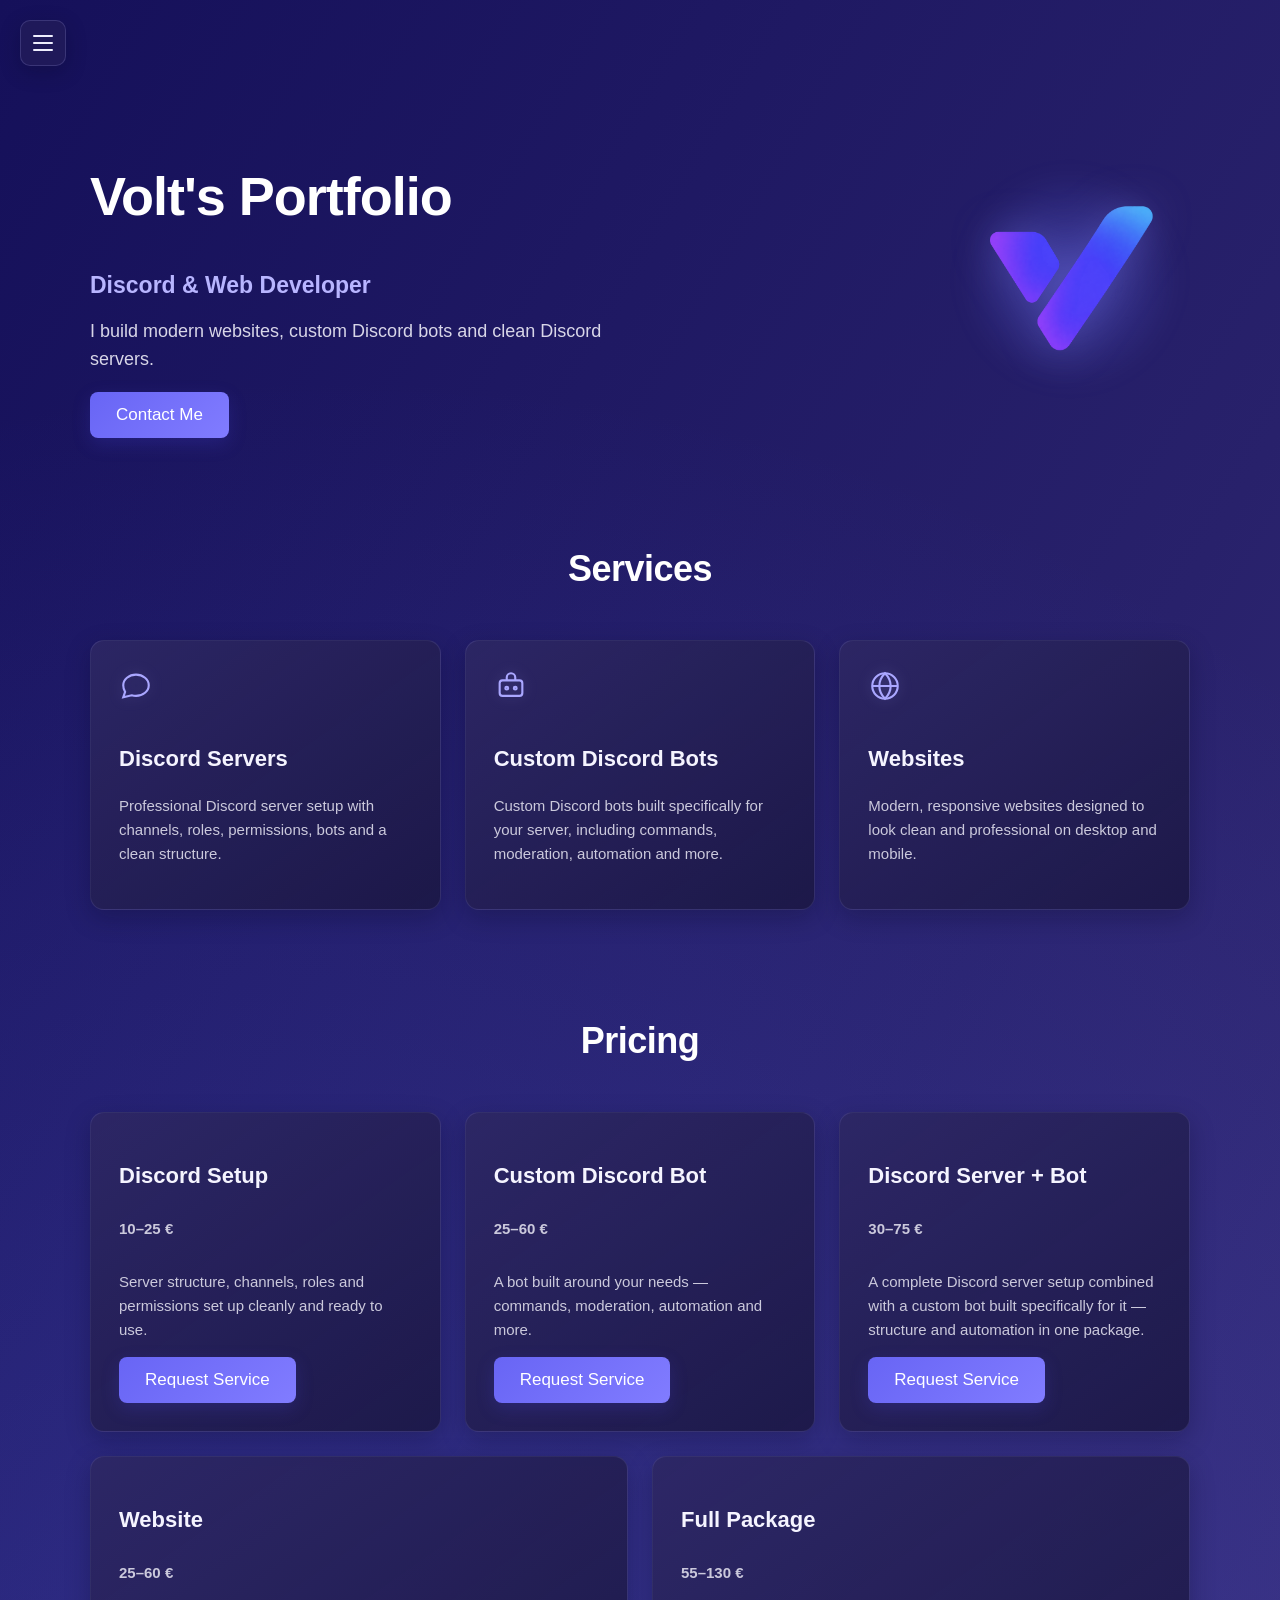
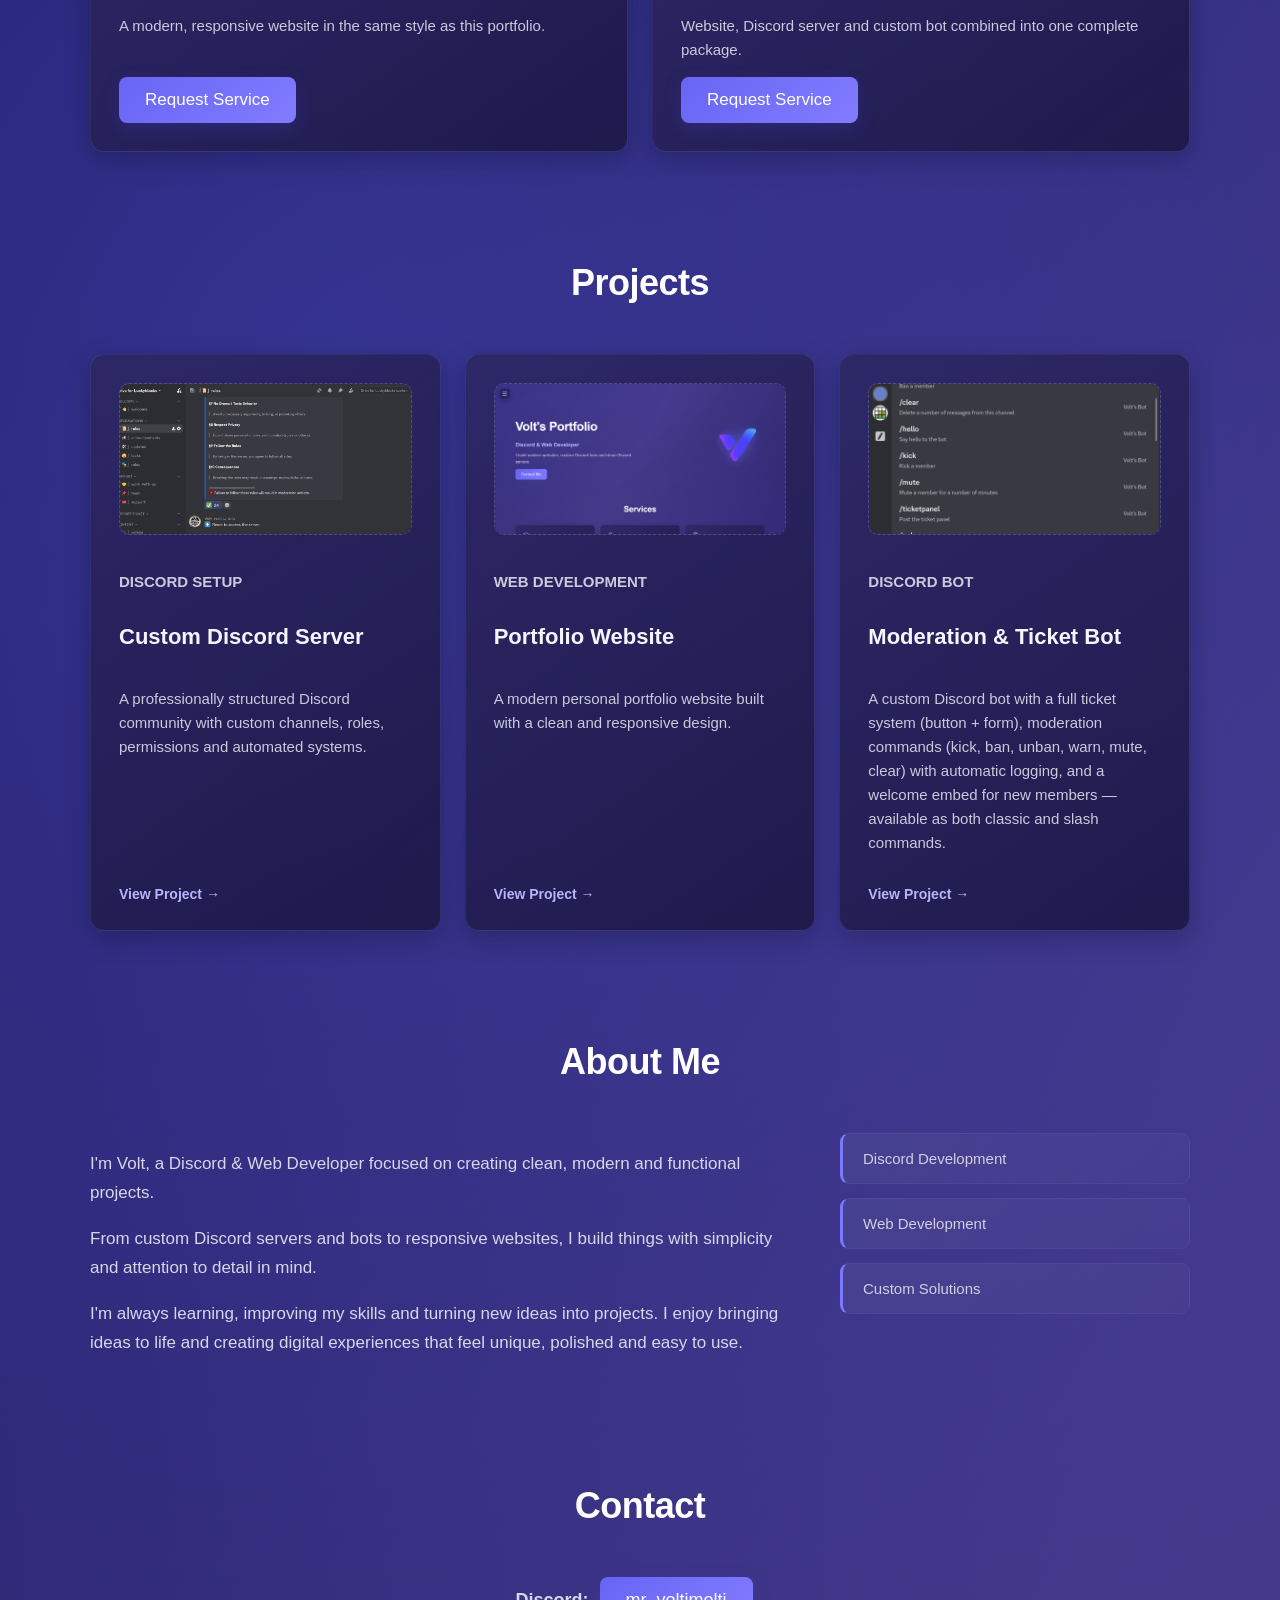
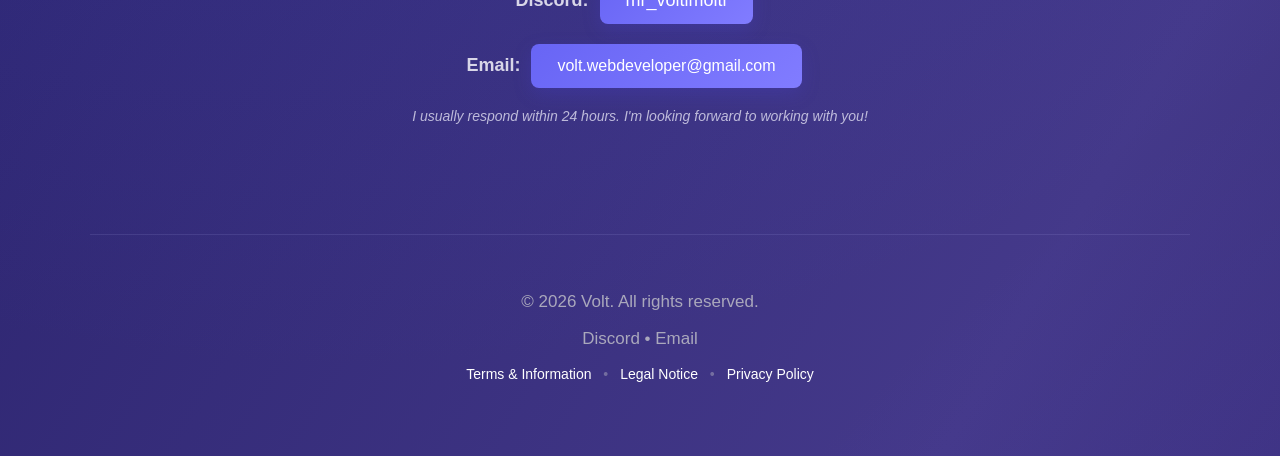
<file: index.html>
<!DOCTYPE html>
<html lang="en">

<head>

  <meta charset="UTF-8">

  <title>Volt's Portfolio</title>

  <meta
    name="description"
    content="Volt — Discord & Web Developer creating custom Discord servers, bots and modern websites."
  >

  <meta
    name="viewport"
    content="width=device-width, initial-scale=1.0"
  >

  <link
    rel="icon"
    type="image/png"
    href="logo.png"
  >

  <link
    rel="stylesheet"
    href="style.css"
  >

</head>


<body>


<!-- =========================
     MENU BUTTON
========================= -->

<button
  class="menu-button"
  id="menu-button"
  aria-label="Open menu"
  aria-expanded="false"
>

  <span></span>
  <span></span>
  <span></span>

</button>


<!-- =========================
     MENU OVERLAY
========================= -->

<div
  class="menu-overlay"
  id="menu-overlay"
></div>


<!-- =========================
     SIDE MENU
========================= -->

<nav
  class="side-menu"
  id="side-menu"
  aria-label="Main navigation"
>

  <div class="menu-header">

    <span>Volt</span>

    <button
      class="menu-close"
      id="menu-close"
      aria-label="Close menu"
      onclick="closeMenu()"
    >
      ×
    </button>

  </div>


  <div class="menu-links">

    <a href="#services">
      Services
    </a>

    <a href="#pricing">
      Pricing
    </a>

    <a href="#projects">
      Projects
    </a>

    <a href="#about">
      About
    </a>

    <a href="#contact">
      Contact
    </a>

  </div>

</nav>


<!-- =========================
     HERO
========================= -->

<section>

  <div class="hero-content">

    <div class="hero-text">

      <h1>
        Volt's Portfolio
      </h1>

      <p class="subtitle">
        Discord & Web Developer
      </p>

      <p class="description">
        I build modern websites, custom Discord bots and clean Discord servers.
      </p>

      <a
        href="#contact"
        class="btn"
      >
        Contact Me
      </a>

    </div>


    <div class="hero-visual">

      <div class="glow-orb"></div>

      <img
        src="logo.png"
        alt="Volt Logo"
        class="hero-logo"
      >

    </div>

  </div>

</section>


<!-- =========================
     SERVICES
========================= -->

<section id="services">

  <h2 class="section-heading">
    Services
  </h2>


  <div class="card-row">


    <div class="card">

      <div class="icon">

        <svg viewBox="0 0 24 24">

          <path
            d="M21 11.5c0 4.14-4.03 7.5-9 7.5-1.06 0-2.08-.15-3.02-.43L3 20l1.3-3.9C3.47 14.9 3 13.25 3 11.5 3 7.36 7.03 4 12 4s9 3.36 9 7.5z"
          />

        </svg>

      </div>


      <h3>
        Discord Servers
      </h3>


      <p>
        Professional Discord server setup with channels, roles,
        permissions, bots and a clean structure.
      </p>

    </div>


    <div class="card">

      <div class="icon">

        <svg viewBox="0 0 24 24">

          <rect
            x="4"
            y="8"
            width="16"
            height="11"
            rx="2"
          />

          <path
            d="M9 8V6a3 3 0 0 1 6 0v2"
          />

          <circle
            cx="9"
            cy="13.5"
            r="1"
          />

          <circle
            cx="15"
            cy="13.5"
            r="1"
          />

        </svg>

      </div>


      <h3>
        Custom Discord Bots
      </h3>


      <p>
        Custom Discord bots built specifically for your server,
        including commands, moderation, automation and more.
      </p>

    </div>


    <div class="card">

      <div class="icon">

        <svg viewBox="0 0 24 24">

          <circle
            cx="12"
            cy="12"
            r="9"
          />

          <path
            d="M3 12h18M12 3c2.5 2.5 4 5.5 4 9s-1.5 6.5-4 9c-2.5-2.5-4-5.5-4-9s1.5-6.5 4-9z"
          />

        </svg>

      </div>


      <h3>
        Websites
      </h3>


      <p>
        Modern, responsive websites designed to look clean and
        professional on desktop and mobile.
      </p>

    </div>

  </div>

</section>


<!-- =========================
     PRICING
========================= -->

<section id="pricing">

  <h2 class="section-heading">
    Pricing
  </h2>


  <div class="pricing-row">


    <div class="card pricing-card">

      <h3>
        Discord Setup
      </h3>

      <p class="price">
        10–25 €
      </p>

      <p>
        Server structure, channels, roles and permissions set up
        cleanly and ready to use.
      </p>

      <a
        href="#contact"
        class="btn"
      >
        Request Service
      </a>

    </div>


    <div class="card pricing-card">

      <h3>
        Custom Discord Bot
      </h3>

      <p class="price">
        25–60 €
      </p>

      <p>
        A bot built around your needs — commands, moderation,
        automation and more.
      </p>

      <a
        href="#contact"
        class="btn"
      >
        Request Service
      </a>

    </div>


    <div class="card pricing-card">

      <h3>
        Discord Server + Bot
      </h3>

      <p class="price">
        30–75 €
      </p>

      <p>
        A complete Discord server setup combined with a custom
        bot built specifically for it — structure and automation
        in one package.
      </p>

      <a
        href="#contact"
        class="btn"
      >
        Request Service
      </a>

    </div>


    <div class="card pricing-card">

      <h3>
        Website
      </h3>

      <p class="price">
        25–60 €
      </p>

      <p>
        A modern, responsive website in the same style as
        this portfolio.
      </p>

      <a
        href="#contact"
        class="btn"
      >
        Request Service
      </a>

    </div>


    <div class="card pricing-card">

      <h3>
        Full Package
      </h3>

      <p class="price">
        55–130 €
      </p>

      <p>
        Website, Discord server and custom bot combined into
        one complete package.
      </p>

      <a
        href="#contact"
        class="btn"
      >
        Request Service
      </a>

    </div>

  </div>

</section>


<!-- =========================
     PROJECTS
========================= -->

<section id="projects">

  <h2 class="section-heading">
    Projects
  </h2>


  <div class="card-row">


    <!-- PROJECT 1 -->

    <div class="card project-card">

      <div class="project-image">

        <img
          src="Project1.1.png"
          alt="Custom Discord Server"
        >

      </div>


      <p class="project-category">
        Discord Setup
      </p>


      <h3>
        Custom Discord Server
      </h3>


      <p>
        A professionally structured Discord community with
        custom channels, roles, permissions and automated systems.
      </p>


      <a
        href="project1.html"
        class="view-project"
      >
        View Project →
      </a>

    </div>


    <!-- PROJECT 2 -->

    <div class="card project-card">

      <div class="project-image">

        <img
          src="Project2.1.png"
          alt="Portfolio Website"
        >

      </div>


      <p class="project-category">
        Web Development
      </p>


      <h3>
        Portfolio Website
      </h3>


      <p>
        A modern personal portfolio website built with a clean
        and responsive design.
      </p>


      <a
        href="project2.html"
        class="view-project"
      >
        View Project →
      </a>

    </div>


    <!-- PROJECT 3 -->

    <div class="card project-card">

      <div class="project-image">

        <img
          src="Project3.1.png"
          alt="Custom Discord Moderation & Ticket Bot"
        >

      </div>


      <p class="project-category">
        Discord Bot
      </p>


      <h3>
        Moderation & Ticket Bot
      </h3>


      <p>
        A custom Discord bot with a full ticket system (button +
        form), moderation commands (kick, ban, unban, warn, mute,
        clear) with automatic logging, and a welcome embed for new
        members — available as both classic and slash commands.
      </p>


      <a
        href="project3.html"
        class="view-project"
      >
        View Project →
      </a>

    </div>

  </div>

</section>


<!-- =========================
     ABOUT
========================= -->

<section id="about">

  <h2 class="section-heading">
    About Me
  </h2>


  <div class="about-content">

    <div class="about-text">

      <p>
        I'm Volt, a Discord & Web Developer focused on creating
        clean, modern and functional projects.
      </p>


      <p>
        From custom Discord servers and bots to responsive
        websites, I build things with simplicity and attention
        to detail in mind.
      </p>


      <p>
        I'm always learning, improving my skills and turning
        new ideas into projects. I enjoy bringing ideas to life
        and creating digital experiences that feel unique,
        polished and easy to use.
      </p>

    </div>


    <div class="about-highlights">

      <div class="highlight-item">
        Discord Development
      </div>

      <div class="highlight-item">
        Web Development
      </div>

      <div class="highlight-item">
        Custom Solutions
      </div>

    </div>

  </div>

</section>


<!-- =========================
     CONTACT
========================= -->

<section id="contact">

  <h2 class="section-heading">
    Contact
  </h2>


  <p class="contact-line">

    <strong>
      Discord:
    </strong>


    <a
      href="https://discord.com/users/1202567023058489358"
      target="_blank"
      rel="noopener noreferrer"
      class="btn contact-btn"
    >
      mr_voltimolti
    </a>

  </p>


  <p class="contact-line">

    <strong>
      Email:
    </strong>


    <button
      class="btn contact-btn"
      id="email-value"
      onclick="copyText('email-value')"
    >
      volt.webdeveloper@gmail.com
    </button>

  </p>


  <p class="contact-note">

    <em>
      I usually respond within 24 hours.
      I'm looking forward to working with you!
    </em>

  </p>

</section>


<!-- =========================
     FOOTER
========================= -->

<footer>

  <p>
    © 2026 Volt. All rights reserved.
  </p>


  <p>
    Discord • Email
  </p>


  <p class="footer-links">

    <a href="terms.html">
      Terms & Information
    </a>

    <span>•</span>

    <a href="legal.html">
      Legal Notice
    </a>

    <span>•</span>

    <a href="privacy.html">
      Privacy Policy
    </a>

  </p>

</footer>


<script src="script.js"></script>

</body>
</html>
</file>
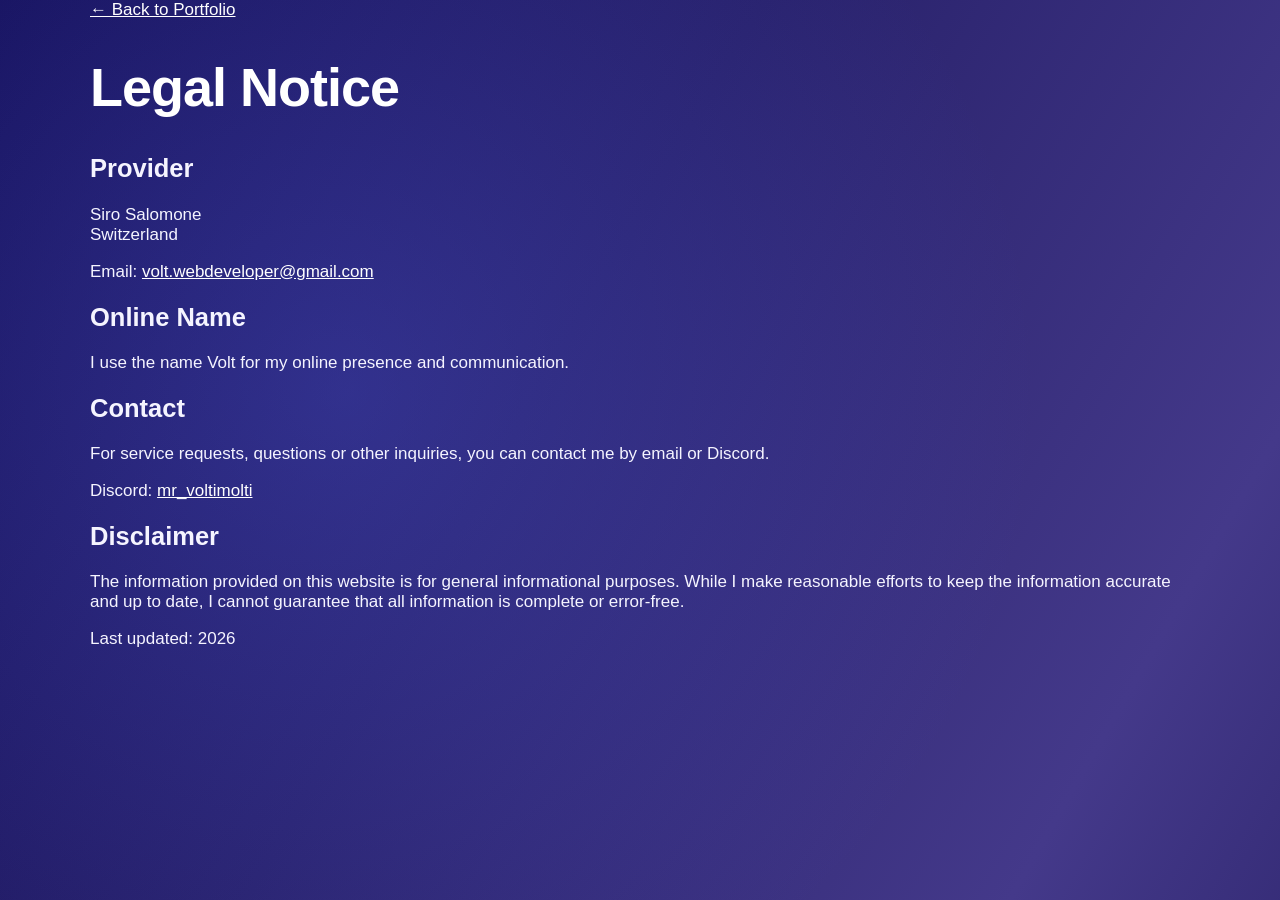
<file: legal.html>
<!DOCTYPE html>
<html lang="en">

<head>

  <meta charset="UTF-8">

  <title>Legal Notice — Volt</title>

  <meta
    name="viewport"
    content="width=device-width, initial-scale=1.0"
  >

  <link
    rel="icon"
    type="image/png"
    href="logo.png"
  >

  <link
    rel="stylesheet"
    href="style.css"
  >

</head>

<body class="legal-page-body">

  <main class="legal-page">

    <a
      href="index.html"
      class="back-link"
    >
      ← Back to Portfolio
    </a>


    <h1>
      Legal Notice
    </h1>


    <h2>
      Provider
    </h2>

    <p>
      Siro Salomone<br>
      Switzerland
    </p>

    <p>
      Email:
      <a href="mailto:volt.webdeveloper@gmail.com">
        volt.webdeveloper@gmail.com
      </a>
    </p>


    <h2>
      Online Name
    </h2>

    <p>
      I use the name Volt for my online presence and
      communication.
    </p>


    <h2>
      Contact
    </h2>

    <p>
      For service requests, questions or other inquiries,
      you can contact me by email or Discord.
    </p>

    <p>
      Discord:
      <a
        href="https://discord.com/users/1202567023058489358"
        target="_blank"
        rel="noopener noreferrer"
      >
        mr_voltimolti
      </a>
    </p>


    <h2>
      Disclaimer
    </h2>

    <p>
      The information provided on this website is for general
      informational purposes. While I make reasonable efforts
      to keep the information accurate and up to date, I cannot
      guarantee that all information is complete or error-free.
    </p>


    <p class="legal-updated">
      Last updated: 2026
    </p>

  </main>

</body>
</html>
</file>
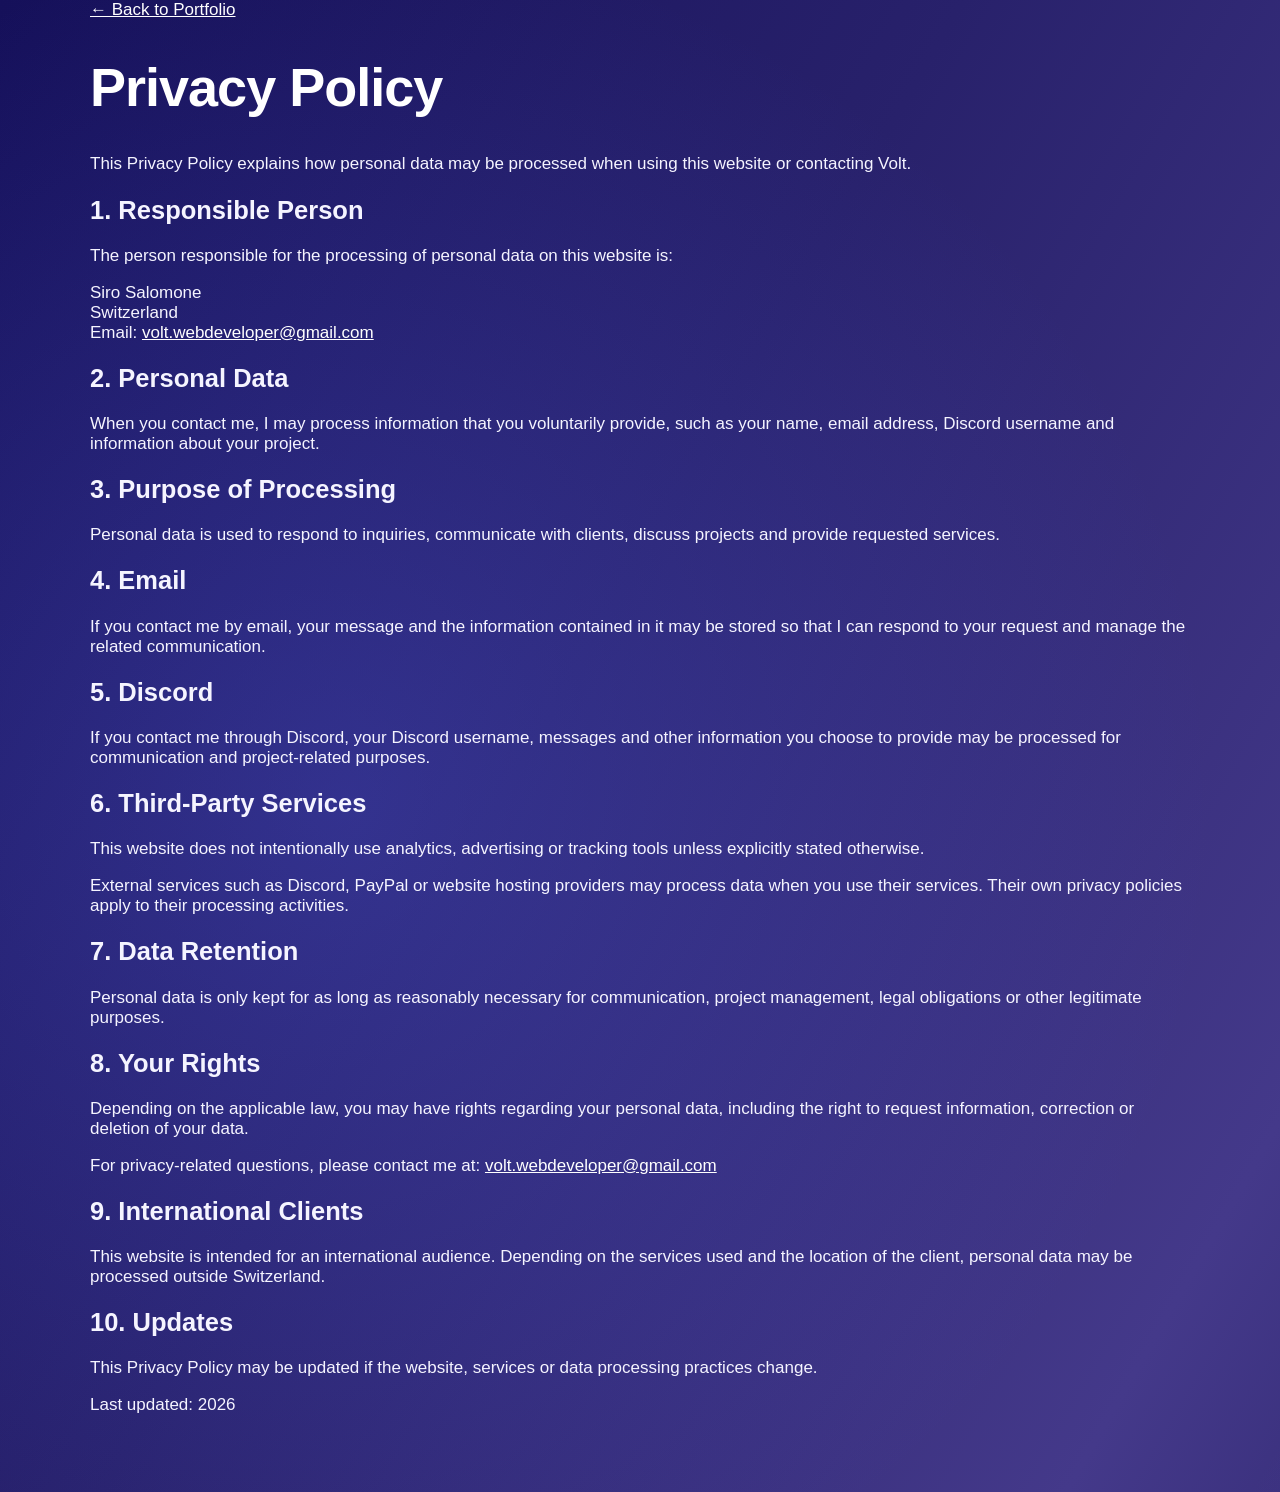
<file: privacy.html>
<!DOCTYPE html>
<html lang="en">

<head>

  <meta charset="UTF-8">

  <title>Privacy Policy — Volt</title>

  <meta
    name="viewport"
    content="width=device-width, initial-scale=1.0"
  >

  <link
    rel="icon"
    type="image/png"
    href="logo.png"
  >

  <link
    rel="stylesheet"
    href="style.css"
  >

</head>

<body class="legal-page-body">

  <main class="legal-page">

    <a
      href="index.html"
      class="back-link"
    >
      ← Back to Portfolio
    </a>


    <h1>
      Privacy Policy
    </h1>


    <p class="legal-intro">
      This Privacy Policy explains how personal data may be
      processed when using this website or contacting Volt.
    </p>


    <h2>
      1. Responsible Person
    </h2>

    <p>
      The person responsible for the processing of personal
      data on this website is:
    </p>

    <p>
      Siro Salomone<br>
      Switzerland<br>
      Email:
      <a href="mailto:volt.webdeveloper@gmail.com">
        volt.webdeveloper@gmail.com
      </a>
    </p>


    <h2>
      2. Personal Data
    </h2>

    <p>
      When you contact me, I may process information that you
      voluntarily provide, such as your name, email address,
      Discord username and information about your project.
    </p>


    <h2>
      3. Purpose of Processing
    </h2>

    <p>
      Personal data is used to respond to inquiries,
      communicate with clients, discuss projects and
      provide requested services.
    </p>


    <h2>
      4. Email
    </h2>

    <p>
      If you contact me by email, your message and the
      information contained in it may be stored so that
      I can respond to your request and manage the related
      communication.
    </p>


    <h2>
      5. Discord
    </h2>

    <p>
      If you contact me through Discord, your Discord username,
      messages and other information you choose to provide may
      be processed for communication and project-related purposes.
    </p>


    <h2>
      6. Third-Party Services
    </h2>

    <p>
      This website does not intentionally use analytics,
      advertising or tracking tools unless explicitly stated
      otherwise.
    </p>

    <p>
      External services such as Discord, PayPal or website
      hosting providers may process data when you use their
      services. Their own privacy policies apply to their
      processing activities.
    </p>


    <h2>
      7. Data Retention
    </h2>

    <p>
      Personal data is only kept for as long as reasonably
      necessary for communication, project management,
      legal obligations or other legitimate purposes.
    </p>


    <h2>
      8. Your Rights
    </h2>

    <p>
      Depending on the applicable law, you may have rights
      regarding your personal data, including the right to
      request information, correction or deletion of your data.
    </p>

    <p>
      For privacy-related questions, please contact me at:
      <a href="mailto:volt.webdeveloper@gmail.com">
        volt.webdeveloper@gmail.com
      </a>
    </p>


    <h2>
      9. International Clients
    </h2>

    <p>
      This website is intended for an international audience.
      Depending on the services used and the location of the
      client, personal data may be processed outside Switzerland.
    </p>


    <h2>
      10. Updates
    </h2>

    <p>
      This Privacy Policy may be updated if the website,
      services or data processing practices change.
    </p>


    <p class="legal-updated">
      Last updated: 2026
    </p>

  </main>

</body>
</html>
</file>
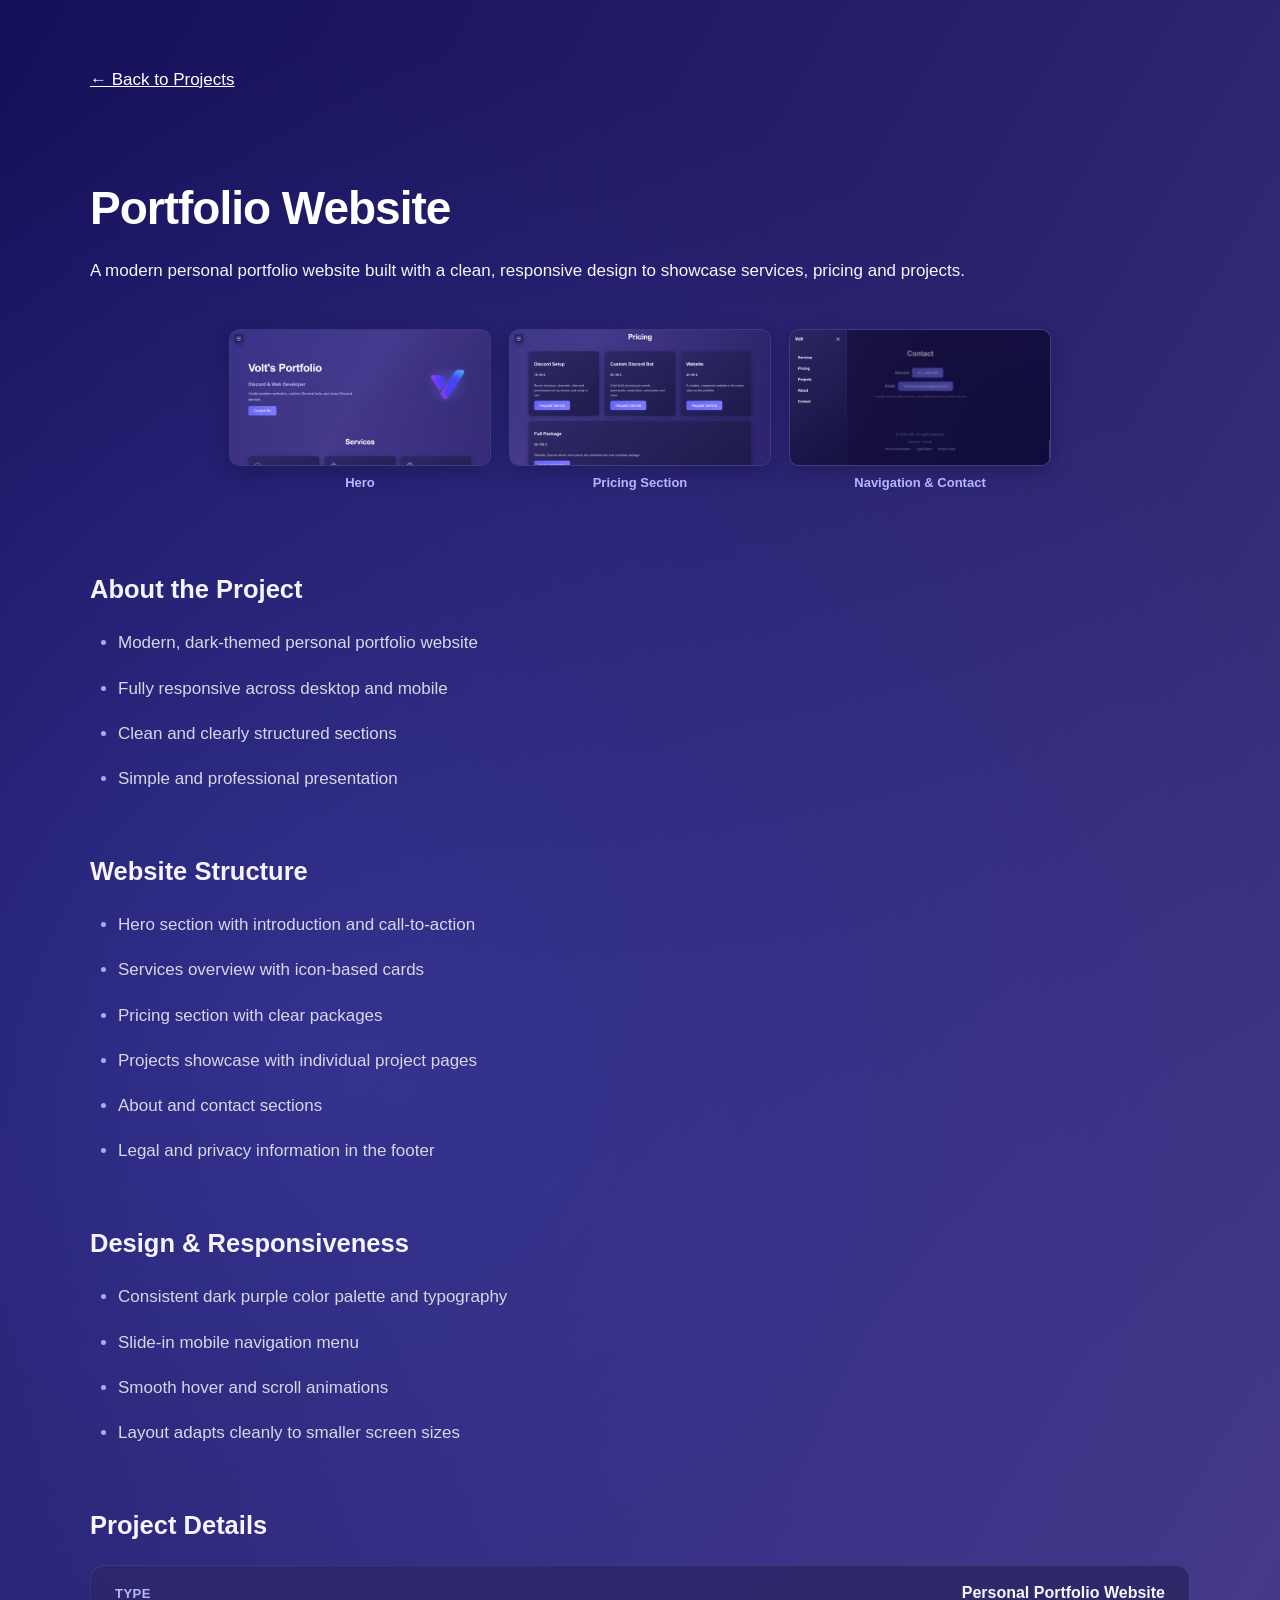
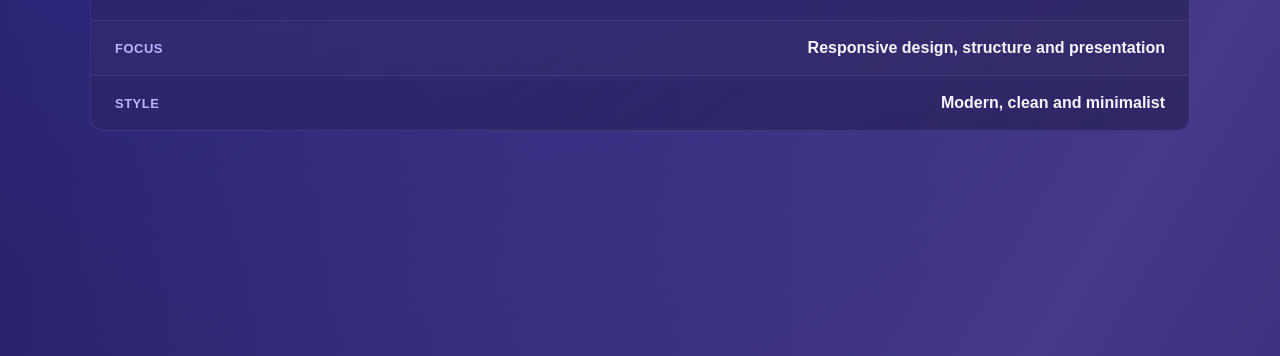
<file: project2.html>
<!DOCTYPE html>
<html lang="en">
<head>
  <meta charset="UTF-8">
  <title>Portfolio Website — Volt</title>
  <meta name="description" content="Portfolio Website project created by Volt.">
  <meta name="viewport" content="width=device-width, initial-scale=1.0">
  <link rel="icon" type="image/png" href="logo.png">
  <link rel="stylesheet" href="style.css">
</head>

<body class="project2-page">

<main class="project-page">

  <a href="index.html#projects" class="back-link">
    ← Back to Projects
  </a>

  <h1>
    Portfolio Website
  </h1>

  <p class="legal-intro">
    A modern personal portfolio website built with a clean,
    responsive design to showcase services, pricing and projects.
  </p>


  <!-- PROJECT 2 GALLERY -->

  <div class="project2-gallery">

    <div class="project2-gallery-row">

      <div class="project2-gallery-item project2-main-image">
        <img
          src="Project2.1.png"
          alt="Portfolio Website Hero Section"
        >

        <p class="image-caption">
          Hero
        </p>
      </div>


      <div class="project2-gallery-item">
        <img
          src="Project2.2.png"
          alt="Portfolio Website Pricing Section"
        >

        <p class="image-caption">
          Pricing Section
        </p>
      </div>


      <div class="project2-gallery-item">
        <img
          src="Project2.3.png"
          alt="Portfolio Website Navigation and Contact"
        >

        <p class="image-caption">
          Navigation & Contact
        </p>
      </div>

    </div>

  </div>


  <div class="project-section">

    <h2>
      About the Project
    </h2>

    <ul>
      <li>
        Modern, dark-themed personal portfolio website
      </li>

      <li>
        Fully responsive across desktop and mobile
      </li>

      <li>
        Clean and clearly structured sections
      </li>

      <li>
        Simple and professional presentation
      </li>
    </ul>

  </div>


  <div class="project-section">

    <h2>
      Website Structure
    </h2>

    <ul>
      <li>
        Hero section with introduction and call-to-action
      </li>

      <li>
        Services overview with icon-based cards
      </li>

      <li>
        Pricing section with clear packages
      </li>

      <li>
        Projects showcase with individual project pages
      </li>

      <li>
        About and contact sections
      </li>

      <li>
        Legal and privacy information in the footer
      </li>
    </ul>

  </div>


  <div class="project-section">

    <h2>
      Design & Responsiveness
    </h2>

    <ul>
      <li>
        Consistent dark purple color palette and typography
      </li>

      <li>
        Slide-in mobile navigation menu
      </li>

      <li>
        Smooth hover and scroll animations
      </li>

      <li>
        Layout adapts cleanly to smaller screen sizes
      </li>
    </ul>

  </div>


  <div class="project-section">

    <h2>
      Project Details
    </h2>

    <div class="project-details">

      <div class="detail-item">
        <span>Type</span>
        <strong>
          Personal Portfolio Website
        </strong>
      </div>

      <div class="detail-item">
        <span>Focus</span>
        <strong>
          Responsive design, structure and presentation
        </strong>
      </div>

      <div class="detail-item">
        <span>Style</span>
        <strong>
          Modern, clean and minimalist
        </strong>
      </div>

    </div>

  </div>

</main>

<script src="script.js"></script>

</body>
</html>
</file>
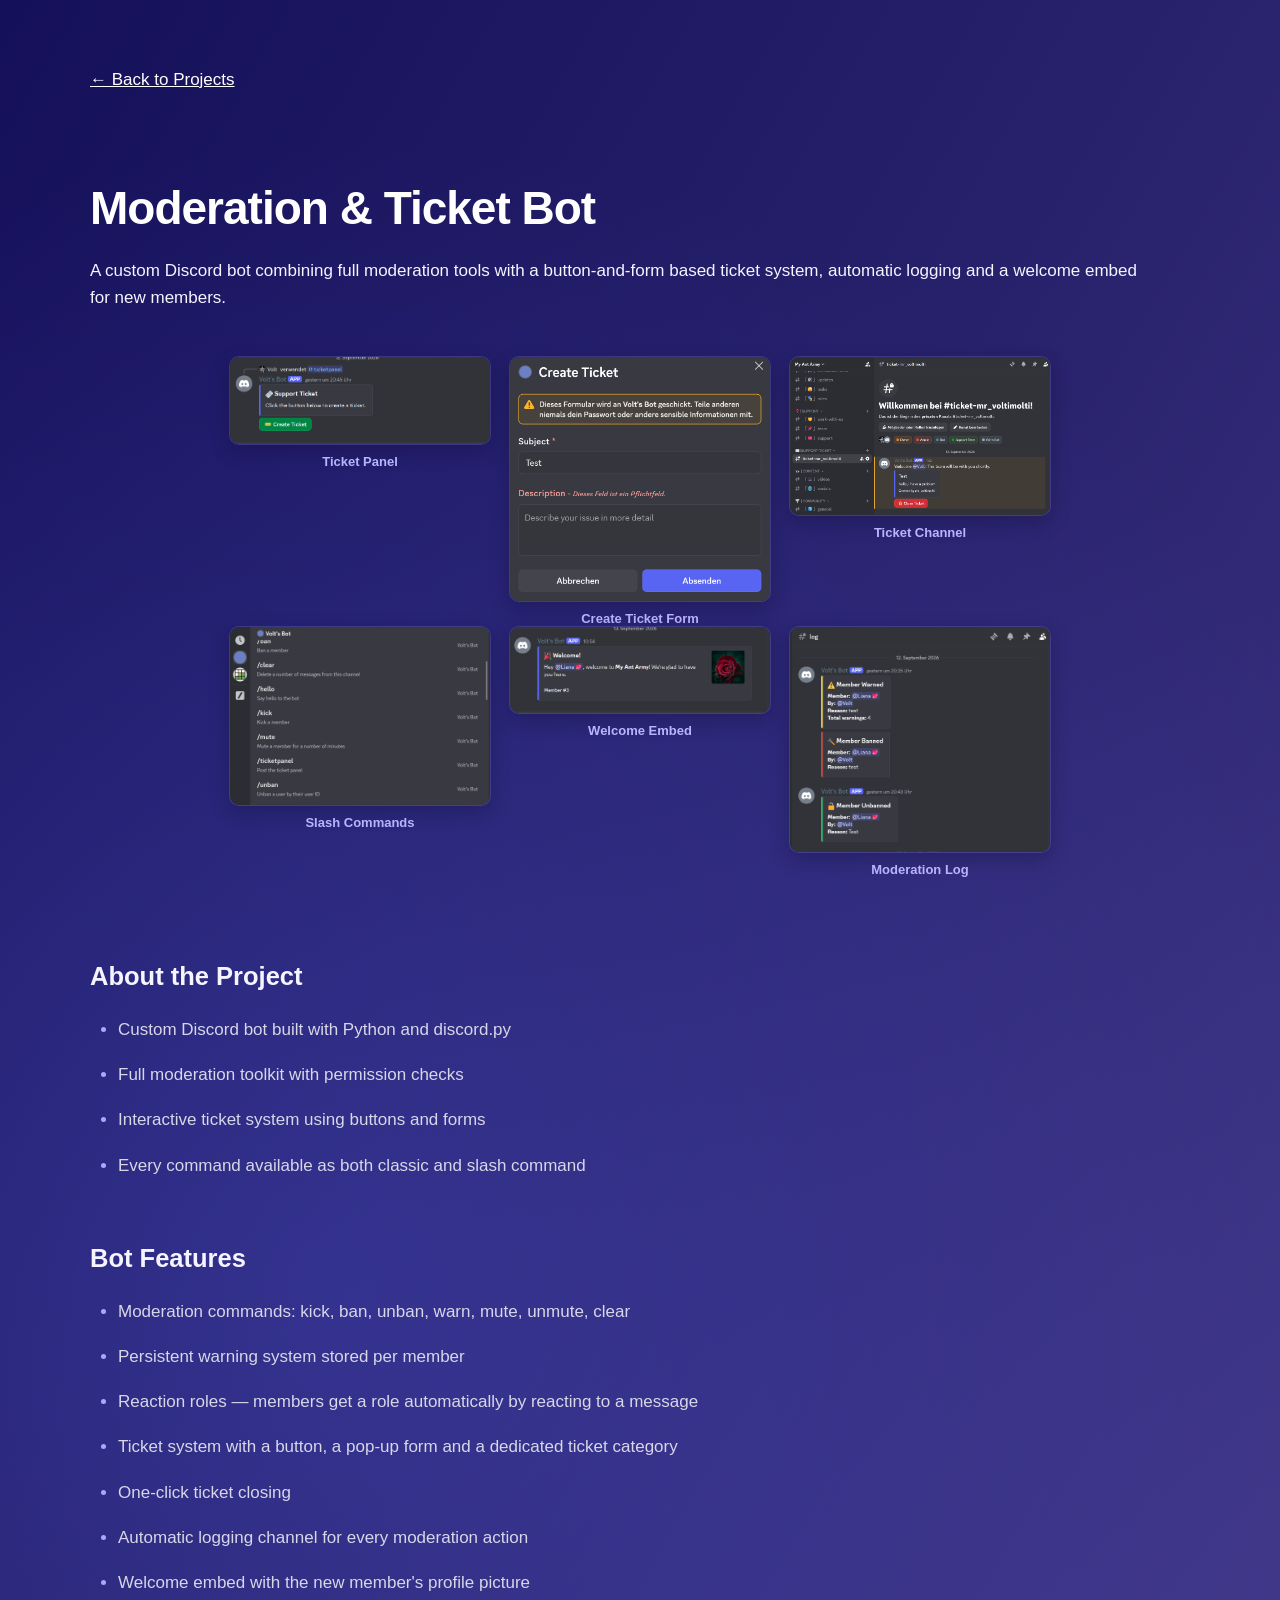
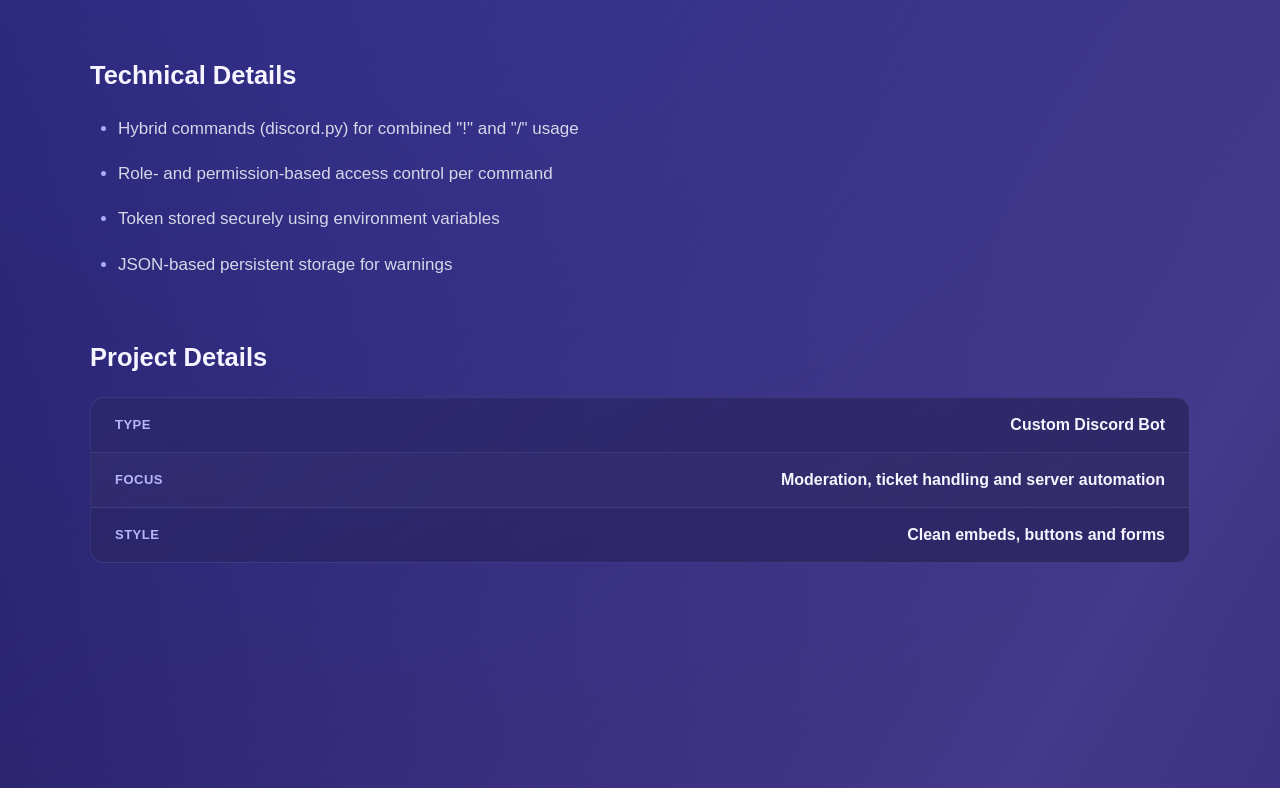
<file: project3.html>
<!DOCTYPE html>
<html lang="en">
<head>
  <meta charset="UTF-8">
  <title>Moderation & Ticket Bot — Volt</title>
  <meta name="description" content="Custom Discord Moderation & Ticket Bot created by Volt.">
  <meta name="viewport" content="width=device-width, initial-scale=1.0">
  <link rel="icon" type="image/png" href="logo.png">
  <link rel="stylesheet" href="style.css">
</head>

<body class="project2-page">

<main class="project-page">

  <a href="index.html#projects" class="back-link">
    ← Back to Projects
  </a>

  <h1>
    Moderation & Ticket Bot
  </h1>

  <p class="legal-intro">
    A custom Discord bot combining full moderation tools with a
    button-and-form based ticket system, automatic logging and a
    welcome embed for new members.
  </p>


  <!-- PROJECT 3 GALLERY -->

  <div class="project2-gallery">

    <div class="project2-gallery-row">

      <div class="project2-gallery-item project2-main-image">
        <img
          src="Project3.4.png"
          alt="Discord Bot Ticket Panel"
        >

        <p class="image-caption">
          Ticket Panel
        </p>
      </div>


      <div class="project2-gallery-item">
        <img
          src="Project3.5.png"
          alt="Discord Bot Create Ticket Form"
        >

        <p class="image-caption">
          Create Ticket Form
        </p>
      </div>


      <div class="project2-gallery-item">
        <img
          src="Project3.6.png"
          alt="Discord Bot Ticket Channel"
        >

        <p class="image-caption">
          Ticket Channel
        </p>
      </div>

    </div>


    <div class="project2-gallery-row">

      <div class="project2-gallery-item">
        <img
          src="Project3.1.png"
          alt="Discord Bot Slash Commands Menu"
        >

        <p class="image-caption">
          Slash Commands
        </p>
      </div>


      <div class="project2-gallery-item">
        <img
          src="Project3.3.png"
          alt="Discord Bot Welcome Embed"
        >

        <p class="image-caption">
          Welcome Embed
        </p>
      </div>


      <div class="project2-gallery-item">
        <img
          src="Project3.2.png"
          alt="Discord Bot Moderation Log"
        >

        <p class="image-caption">
          Moderation Log
        </p>
      </div>

    </div>

  </div>


  <div class="project-section">

    <h2>
      About the Project
    </h2>

    <ul>
      <li>
        Custom Discord bot built with Python and discord.py
      </li>

      <li>
        Full moderation toolkit with permission checks
      </li>

      <li>
        Interactive ticket system using buttons and forms
      </li>

      <li>
        Every command available as both classic and slash command
      </li>
    </ul>

  </div>


  <div class="project-section">

    <h2>
      Bot Features
    </h2>

    <ul>
      <li>
        Moderation commands: kick, ban, unban, warn, mute, unmute, clear
      </li>

      <li>
        Persistent warning system stored per member
      </li>

      <li>
        Reaction roles — members get a role automatically by reacting to a message
      </li>

      <li>
        Ticket system with a button, a pop-up form and a dedicated ticket category
      </li>

      <li>
        One-click ticket closing
      </li>

      <li>
        Automatic logging channel for every moderation action
      </li>

      <li>
        Welcome embed with the new member's profile picture
      </li>
    </ul>

  </div>


  <div class="project-section">

    <h2>
      Technical Details
    </h2>

    <ul>
      <li>
        Hybrid commands (discord.py) for combined "!" and "/" usage
      </li>

      <li>
        Role- and permission-based access control per command
      </li>

      <li>
        Token stored securely using environment variables
      </li>

      <li>
        JSON-based persistent storage for warnings
      </li>
    </ul>

  </div>


  <div class="project-section">

    <h2>
      Project Details
    </h2>

    <div class="project-details">

      <div class="detail-item">
        <span>Type</span>
        <strong>
          Custom Discord Bot
        </strong>
      </div>

      <div class="detail-item">
        <span>Focus</span>
        <strong>
          Moderation, ticket handling and server automation
        </strong>
      </div>

      <div class="detail-item">
        <span>Style</span>
        <strong>
          Clean embeds, buttons and forms
        </strong>
      </div>

    </div>

  </div>

</main>

<script src="script.js"></script>

</body>
</html>
</file>
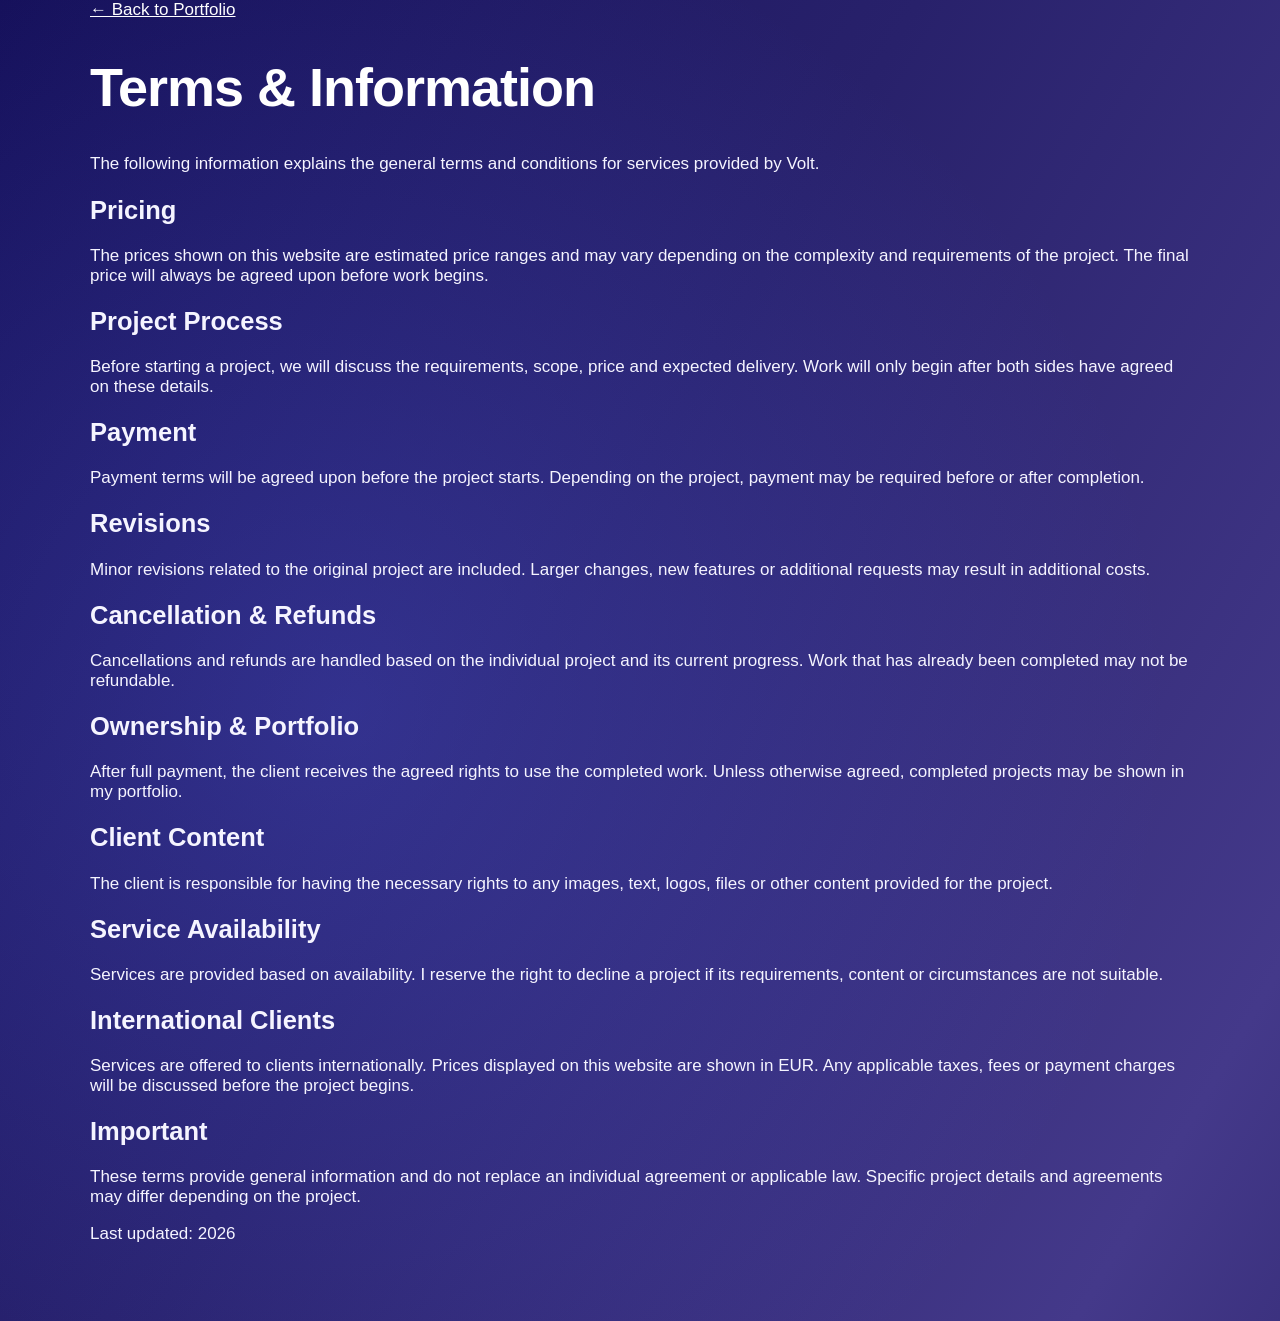
<file: terms.html>
<!DOCTYPE html>
<html lang="en">

<head>

  <meta charset="UTF-8">

  <title>Terms & Information — Volt</title>

  <meta
    name="viewport"
    content="width=device-width, initial-scale=1.0"
  >

  <link
    rel="icon"
    type="image/png"
    href="logo.png"
  >

  <link
    rel="stylesheet"
    href="style.css"
  >

</head>

<body class="legal-page-body">

  <main class="legal-page">

    <a
      href="index.html"
      class="back-link"
    >
      ← Back to Portfolio
    </a>


    <h1>
      Terms & Information
    </h1>


    <p class="legal-intro">
      The following information explains the general terms
      and conditions for services provided by Volt.
    </p>


    <h2>
      Pricing
    </h2>

    <p>
      The prices shown on this website are estimated price
      ranges and may vary depending on the complexity and
      requirements of the project. The final price will always
      be agreed upon before work begins.
    </p>


    <h2>
      Project Process
    </h2>

    <p>
      Before starting a project, we will discuss the
      requirements, scope, price and expected delivery.
      Work will only begin after both sides have agreed
      on these details.
    </p>


    <h2>
      Payment
    </h2>

    <p>
      Payment terms will be agreed upon before the project
      starts. Depending on the project, payment may be
      required before or after completion.
    </p>


    <h2>
      Revisions
    </h2>

    <p>
      Minor revisions related to the original project are
      included. Larger changes, new features or additional
      requests may result in additional costs.
    </p>


    <h2>
      Cancellation & Refunds
    </h2>

    <p>
      Cancellations and refunds are handled based on the
      individual project and its current progress. Work
      that has already been completed may not be refundable.
    </p>


    <h2>
      Ownership & Portfolio
    </h2>

    <p>
      After full payment, the client receives the agreed
      rights to use the completed work. Unless otherwise
      agreed, completed projects may be shown in my portfolio.
    </p>


    <h2>
      Client Content
    </h2>

    <p>
      The client is responsible for having the necessary
      rights to any images, text, logos, files or other
      content provided for the project.
    </p>


    <h2>
      Service Availability
    </h2>

    <p>
      Services are provided based on availability. I reserve
      the right to decline a project if its requirements,
      content or circumstances are not suitable.
    </p>


    <h2>
      International Clients
    </h2>

    <p>
      Services are offered to clients internationally.
      Prices displayed on this website are shown in EUR.
      Any applicable taxes, fees or payment charges will
      be discussed before the project begins.
    </p>


    <h2>
      Important
    </h2>

    <p>
      These terms provide general information and do not
      replace an individual agreement or applicable law.
      Specific project details and agreements may differ
      depending on the project.
    </p>


    <p class="legal-updated">
      Last updated: 2026
    </p>

  </main>

</body>
</html>
</file>
<file: style.css>
html {
  scroll-behavior: smooth;
  overflow-x: hidden;
}

body {
  background:
    radial-gradient(
      circle at 15% 30%,
      rgba(88, 101, 242, 0.28),
      transparent 32%
    ),
    radial-gradient(
      circle at 85% 70%,
      rgba(130, 90, 255, 0.22),
      transparent 30%
    ),
    linear-gradient(
      120deg,
      #15105a,
      #28216b,
      #44398a,
      #20195b,
      #15105a
    );

  background-size: 180% 180%;
  animation: gradientMove 18s ease-in-out infinite;

  color: #f5f4ff;
  font-family: Arial, sans-serif;
  font-size: 17px;

  max-width: 1100px;
  margin: 0 auto;
  padding: 0 40px 60px 40px;

  overflow-x: hidden;
}


/* =========================
   BACKGROUND ANIMATION
========================= */

@keyframes gradientMove {
  0% {
    background-position: 0% 40%;
  }

  25% {
    background-position: 45% 0%;
  }

  50% {
    background-position: 100% 55%;
  }

  75% {
    background-position: 55% 100%;
  }

  100% {
    background-position: 0% 40%;
  }
}


/* =========================
   MENU BUTTON
========================= */

.menu-button {
  position: fixed;
  top: 20px;
  left: 20px;

  width: 46px;
  height: 46px;

  display: flex;
  flex-direction: column;
  justify-content: center;
  align-items: center;
  gap: 5px;

  background: rgba(35, 29, 90, 0.75);

  border: 1px solid rgba(185, 181, 255, 0.18);
  border-radius: 10px;

  backdrop-filter: blur(12px);
  -webkit-backdrop-filter: blur(12px);

  cursor: pointer;
  z-index: 1001;

  box-shadow:
    0 6px 20px rgba(8, 6, 30, 0.25);

  transition:
    transform 0.25s ease,
    background 0.25s ease,
    border-color 0.25s ease;
}

.menu-button:hover {
  transform: translateY(-2px);

  background: rgba(60, 52, 130, 0.85);

  border-color:
    rgba(165, 163, 255, 0.35);
}

.menu-button span {
  width: 20px;
  height: 2px;

  background: #eeeefe;

  border-radius: 2px;

  transition:
    transform 0.3s ease,
    opacity 0.3s ease;
}


/* =========================
   SIDE MENU
========================= */

.side-menu {
  position: fixed;
  top: 0;
  left: 0;

  width: 280px;
  height: 100vh;

  box-sizing: border-box;

  background:
    linear-gradient(
      145deg,
      rgba(45, 39, 100, 0.98),
      rgba(22, 18, 65, 0.98)
    );

  border-right:
    1px solid rgba(185, 181, 255, 0.15);

  backdrop-filter: blur(18px);
  -webkit-backdrop-filter: blur(18px);

  z-index: 1002;

  transform: translateX(-100%);

  transition:
    transform 0.35s ease;

  padding: 24px;
}

.side-menu.active {
  transform: translateX(0);
}


/* =========================
   MENU HEADER
========================= */

.menu-header {
  display: flex;
  align-items: center;
  justify-content: space-between;

  padding-bottom: 24px;

  border-bottom:
    1px solid rgba(190, 187, 255, 0.12);
}

.menu-header span {
  font-size: 22px;
  font-weight: bold;
  color: #ffffff;
}

.menu-close {
  width: 38px;
  height: 38px;

  border: none;
  background: transparent;

  color: #d8d6e8;

  font-size: 30px;
  line-height: 1;

  cursor: pointer;

  border-radius: 8px;

  position: relative;
  z-index: 1003;

  pointer-events: auto;

  transition:
    background 0.25s ease,
    color 0.25s ease;
}

.menu-close:hover {
  background:
    rgba(255, 255, 255, 0.06);

  color: #ffffff;
}


/* =========================
   MENU LINKS
========================= */

.menu-links {
  display: flex;
  flex-direction: column;

  gap: 8px;

  margin-top: 25px;
}

.menu-links a {
  color: #eeeefe;

  text-decoration: none;

  font-size: 17px;
  font-weight: bold;

  padding: 13px 15px;

  border-radius: 9px;

  transition:
    background 0.25s ease,
    color 0.25s ease,
    transform 0.25s ease;
}

.menu-links a:hover {
  background:
    rgba(125, 121, 255, 0.12);

  color: #ffffff;

  transform: translateX(4px);
}


/* =========================
   MENU OVERLAY
========================= */

.menu-overlay {
  position: fixed;
  inset: 0;

  background:
    rgba(5, 3, 25, 0.45);

  backdrop-filter: blur(2px);
  -webkit-backdrop-filter: blur(2px);

  z-index: 999;

  opacity: 0;
  visibility: hidden;

  transition:
    opacity 0.3s ease,
    visibility 0.3s ease;
}

.menu-overlay.active {
  opacity: 1;
  visibility: visible;
}


/* =========================
   MENU ANIMATION
========================= */

.menu-button.active span:nth-child(1) {
  transform:
    translateY(7px) rotate(45deg);
}

.menu-button.active span:nth-child(2) {
  opacity: 0;
}

.menu-button.active span:nth-child(3) {
  transform:
    translateY(-7px) rotate(-45deg);
}

.menu-button.active {
  opacity: 0;
  visibility: hidden;
  pointer-events: none;
}


/* =========================
   SECTIONS
========================= */

section {
  margin-bottom: 110px;
  scroll-margin-top: 110px;
}

section:first-of-type {
  padding-top: 120px;
  animation: fadeInUp 1s ease;
}

@keyframes fadeInUp {
  from {
    opacity: 0;
    transform: translateY(30px);
  }

  to {
    opacity: 1;
    transform: translateY(0);
  }
}


/* =========================
   HEADINGS
========================= */

h1 {
  font-size: 54px;
  color: #ffffff;
  letter-spacing: -1px;
}

.section-heading {
  font-size: 36px;
  text-align: center;

  margin-bottom: 50px;

  color: #ffffff;

  letter-spacing: -0.5px;
}

h3 {
  font-size: 22px;
  color: #f5f4ff;
}


/* =========================
   HERO
========================= */

.hero-content {
  display: flex;

  justify-content: space-between;
  align-items: center;

  gap: 40px;
}

.hero-text {
  flex: 1;
}

.subtitle {
  font-size: 23px;
  font-weight: bold;

  color: #b8b5ff;

  margin-bottom: 14px;
}

.description {
  font-size: 18px;

  color: #d8d6e8;

  max-width: 520px;

  line-height: 1.6;
}

.hero-visual {
  position: relative;

  width: 240px;
  height: 240px;

  display: flex;

  align-items: center;
  justify-content: center;

  flex-shrink: 0;
}

.glow-orb {
  position: absolute;

  width: 220px;
  height: 220px;

  border-radius: 50%;

  background:
    radial-gradient(
      circle,
      rgba(110, 115, 255, 0.38),
      transparent 70%
    );

  filter: blur(10px);

  animation:
    pulseGlow 6s ease-in-out infinite;
}

@keyframes pulseGlow {
  0%,
  100% {
    opacity: 0.6;
  }

  50% {
    opacity: 1;
  }
}

.hero-logo {
  position: relative;

  width: 200px;
  height: 200px;

  object-fit: contain;

  filter:
    drop-shadow(
      0 0 20px rgba(141, 138, 255, 0.25)
    );

  transition:
    transform 0.3s ease,
    filter 0.3s ease;
}

.hero-logo:hover {
  transform: scale(1.05);

  filter:
    drop-shadow(
      0 0 28px rgba(141, 138, 255, 0.4)
    );
}


/* =========================
   CARDS
========================= */

.card {
  background:
    linear-gradient(
      145deg,
      rgba(45, 39, 100, 0.92),
      rgba(27, 23, 67, 0.88)
    );

  padding: 28px;

  border-radius: 14px;

  border:
    1px solid rgba(165, 163, 255, 0.13);

  transition:
    transform 0.3s ease,
    border-color 0.3s ease,
    box-shadow 0.3s ease;

  box-shadow:
    0 8px 25px rgba(8, 6, 30, 0.25);

  flex: 1;
}

.card:hover {
  transform: translateY(-8px);

  border-color:
    rgba(165, 163, 255, 0.32);

  box-shadow:
    0 14px 35px rgba(8, 6, 30, 0.32);
}

.card p {
  font-size: 15px;

  color: #cbc9dc;

  line-height: 1.6;
}

.card-row {
  display: flex;
  gap: 24px;
}

.icon svg {
  width: 34px;
  height: 34px;

  stroke: #aaa7ff;
  fill: none;

  stroke-width: 1.5;

  margin-bottom: 16px;

  filter:
    drop-shadow(
      0 0 7px rgba(165, 163, 255, 0.2)
    );
}


/* =========================
   PRICING
========================= */

.pricing-row {
  display: flex;

  flex-wrap: wrap;

  gap: 24px;
}

.pricing-card {
  flex: 1 1 220px;

  display: flex;
  flex-direction: column;
}

.price {
  font-size: 26px;
  font-weight: bold;

  color: #b8b5ff;

  margin: 6px 0 14px 0;
}

.pricing-card .btn {
  margin-top: auto;
  align-self: flex-start;
}


/* =========================
   BUTTONS
========================= */

.btn {
  display: inline-block;

  background:
    linear-gradient(
      135deg,
      #6865f5,
      #817cff
    );

  color: #ffffff;

  padding: 13px 26px;

  border-radius: 8px;

  text-decoration: none;

  transition:
    transform 0.25s ease,
    box-shadow 0.25s ease,
    filter 0.25s ease;

  margin-right: 12px;

  box-shadow:
    0 6px 18px rgba(72, 68, 220, 0.22);
}

.btn:hover {
  transform: translateY(-2px);

  filter: brightness(1.08);

  box-shadow:
    0 9px 25px rgba(72, 68, 220, 0.32);
}


/* =========================
   PROJECT CARDS
========================= */

.project-card {
  display: flex;
  flex-direction: column;
}

.project-image {
  background:
    linear-gradient(
      145deg,
      rgba(255, 255, 255, 0.06),
      rgba(255, 255, 255, 0.025)
    );

  border:
    1px dashed rgba(190, 187, 255, 0.22);

  border-radius: 10px;

  height: 150px;

  overflow: hidden;

  display: flex;

  flex-direction: column;

  align-items: center;
  justify-content: center;

  gap: 8px;

  color: #9b99ad;

  font-size: 13px;

  margin-bottom: 20px;
}

.project-image img {
  width: 100%;
  height: 100%;

  object-fit: cover;

  display: block;
}

.project-image svg {
  width: 30px;
  height: 30px;

  stroke: #aaa7b9;
  fill: none;

  stroke-width: 1.5;
}

.project-category {
  color: #b8b5ff;

  font-size: 13px;
  font-weight: bold;

  text-transform: uppercase;

  margin-bottom: 8px;
}

.view-project {
  color: #b8b5ff;

  text-decoration: none;

  font-weight: bold;

  font-size: 14px;

  display: inline-block;

  margin-top: auto;

  padding-top: 16px;

  transition:
    color 0.3s ease,
    transform 0.3s ease;
}

.view-project:visited,
.view-project:active {
  color: #b8b5ff;
  text-decoration: none;
}

.view-project:hover {
  color: #ffffff;

  text-decoration: none;

  transform: translateX(3px);
}


/* =========================
   ABOUT
========================= */

.about-content {
  display: flex;

  gap: 50px;

  align-items: flex-start;

  flex-wrap: wrap;
}

.about-text {
  flex: 2;

  min-width: 280px;

  font-size: 17px;

  color: #d8d6e8;

  line-height: 1.7;
}

.about-highlights {
  flex: 1;

  min-width: 220px;

  display: flex;

  flex-direction: column;

  gap: 14px;
}

.highlight-item {
  background:
    linear-gradient(
      135deg,
      rgba(255, 255, 255, 0.055),
      rgba(255, 255, 255, 0.025)
    );

  padding: 16px 20px;

  border-radius: 9px;

  border-left:
    3px solid #7d79ff;

  border-top:
    1px solid rgba(255, 255, 255, 0.05);

  border-right:
    1px solid rgba(255, 255, 255, 0.04);

  border-bottom:
    1px solid rgba(255, 255, 255, 0.04);

  font-size: 15px;

  color: #d0cee0;
}


/* =========================
   CONTACT
========================= */

#contact {
  text-align: center;
}

#contact a:not(.btn) {
  color: #b8b5ff;

  text-decoration: underline;

  transition:
    color 0.3s ease;
}

#contact a:not(.btn):hover {
  color: #ffffff;
}

.contact-line {
  font-size: 18px;

  color: #d8d6e8;

  margin-bottom: 20px;
}

.contact-btn {
  margin-left: 6px;
}

.contact-note {
  font-size: 14px;

  opacity: 0.7;

  margin-top: 20px;
}

#email-value {
  border: none;
  outline: none;

  font-family: inherit;

  cursor: pointer;

  font-size: 16px;

  padding: 13px 26px;

  line-height: normal;
}


/* =========================
   FOOTER
========================= */

footer {
  text-align: center;

  color: #aaa8bc;

  padding-top: 40px;

  border-top:
    1px solid rgba(190, 187, 255, 0.12);
}

.footer-links {
  margin-top: 12px;

  font-size: 14px;
}

.footer-links a {
  color: #ffffff;

  text-decoration: none;

  transition:
    color 0.3s ease;
}

.footer-links a:visited {
  color: #ffffff;
}

.footer-links a:hover {
  color: #ffffff;

  opacity: 0.8;
}

.footer-links a:active {
  color: #ffffff;
}

.footer-links span {
  margin: 0 8px;

  opacity: 0.5;
}


/* =========================
   ALL LINKS
========================= */

a,
a:visited,
a:hover,
a:active {
  color: #ffffff;
}

.view-project,
.view-project:visited,
.view-project:active {
  color: #b8b5ff;

  text-decoration: none;
}

.view-project:hover {
  color: #ffffff;
}


/* =========================
   PROJECT PAGE
========================= */

.project-page {
  padding-top: 70px;
  padding-bottom: 100px;
}

.project-page .back-link {
  display: inline-block;

  margin-bottom: 60px;
}

.project-page h1 {
  font-size: 46px;

  margin-bottom: 22px;
}

.project-page .legal-intro {
  max-width: 1050px;

  line-height: 1.6;

  margin-bottom: 20px;
}


/* =========================
   PROJECT 1 GALLERY
========================= */

.project1-gallery {
  width: 100%;
  max-width: 1100px;

  margin: 45px auto 85px auto;

  display: flex;
  flex-direction: row;

  justify-content: center;
  align-items: flex-start;

  gap: 28px;
}


/* =========================
   LEFT INFO IMAGE
========================= */

.project1-gallery .project-featured {
  flex: 0 0 390px;

  width: 390px;

  text-align: center;

  margin: 0;
}

.project1-gallery .project-featured-image {
  display: block;

  width: 390px;
  max-width: 390px;

  height: auto;

  max-height: none;

  object-fit: contain;

  margin: 0 auto;

  border:
    1px solid rgba(165, 163, 255, 0.22);

  border-radius: 12px;

  background:
    rgba(20, 17, 55, 0.25);

  box-shadow:
    0 10px 30px rgba(8, 6, 30, 0.28);

  transition:
    transform 0.25s ease,
    box-shadow 0.25s ease,
    border-color 0.25s ease;
}

.project1-gallery .project-featured-image:hover {
  transform: translateY(-4px);

  border-color:
    rgba(165, 163, 255, 0.4);

  box-shadow:
    0 14px 35px rgba(8, 6, 30, 0.32);
}


/* =========================
   THREE SMALL IMAGES
   SIDE BY SIDE
========================= */

.project1-gallery .project-gallery-row {
  display: flex;

  flex-direction: row;

  justify-content: center;

  align-items: flex-start;

  flex-wrap: nowrap;

  gap: 18px;

  width: auto;

  flex-shrink: 0;
}


.project1-gallery .project-gallery-item {
  width: 155px;

  min-width: 155px;

  display: flex;

  flex-direction: column;

  align-items: center;

  text-align: center;

  margin: 0;
}


.project1-gallery .project-gallery-row img {
  display: block;

  width: 155px;

  max-width: 155px;

  height: auto;

  object-fit: contain;

  margin: 0;

  padding: 0;

  border:
    1px solid rgba(165, 163, 255, 0.22);

  border-radius: 12px;

  background:
    rgba(20, 17, 55, 0.25);

  box-shadow:
    0 8px 25px rgba(8, 6, 30, 0.25);

  transition:
    transform 0.25s ease,
    box-shadow 0.25s ease,
    border-color 0.25s ease;
}


.project1-gallery .project-gallery-row img:hover {
  transform: translateY(-4px);

  border-color:
    rgba(165, 163, 255, 0.4);

  box-shadow:
    0 12px 30px rgba(8, 6, 30, 0.32);
}


/* =========================
   IMAGE CURSOR
========================= */

.project1-gallery img {
  cursor: zoom-in;
}

/* =========================
   CAPTIONS
========================= */

.image-caption {
  margin: 12px 0 0 0;

  text-align: center;

  font-size: 14px;

  font-weight: bold;

  color: #b8b5ff;
}


/* =========================
   PROJECT SECTIONS
========================= */

.project-section {
  margin-bottom: 65px;
}

.project-section h2 {
  margin-bottom: 25px;
}

.project-section ul {
  margin: 0;

  padding-left: 28px;
}

.project-section li {
  color: #d8d6e8;

  font-size: 17px;

  line-height: 1.6;

  margin-bottom: 18px;
}

.project-section li::marker {
  color: #aaa7ff;
}


/* =========================
   PROJECT DETAILS
========================= */

.project-details {
  display: flex;
  flex-direction: column;

  background:
    linear-gradient(
      145deg,
      rgba(45, 39, 100, 0.55),
      rgba(27, 23, 67, 0.5)
    );

  border: 1px solid rgba(165, 163, 255, 0.15);
  border-radius: 14px;

  overflow: hidden;
}

.detail-item {
  display: flex;

  justify-content: space-between;
  align-items: center;

  gap: 30px;

  padding: 18px 24px;

  border-bottom:
    1px solid rgba(190, 187, 255, 0.12);
}

.detail-item:last-child {
  border-bottom: none;
}

.detail-item:nth-child(even) {
  background: rgba(255, 255, 255, 0.02);
}

.detail-item span {
  color: #b8b5ff;

  font-size: 13px;
  font-weight: bold;

  text-transform: uppercase;
  letter-spacing: 0.5px;
}

.detail-item strong {
  color: #f5f4ff;

  font-size: 16px;

  text-align: right;
}


/* =========================
   IMAGE ZOOM (Click-to-enlarge)
========================= */

.project-featured-image,
.project-gallery-row img,
.project2-gallery-item img {
  cursor: zoom-in;
}

.img-zoom-overlay {
  position: fixed;
  inset: 0;

  background: rgba(5, 3, 25, 0.8);

  display: flex;
  align-items: center;
  justify-content: center;

  padding: 40px;
  box-sizing: border-box;

  z-index: 3000;

  opacity: 0;
  visibility: hidden;
  pointer-events: none;

  transition:
    opacity 0.25s ease,
    visibility 0.25s ease;
}

.img-zoom-overlay.active {
  opacity: 1;
  visibility: visible;
  pointer-events: auto;
}

.img-zoom-overlay img {
  max-width: 90vw;
  max-height: 90vh;

  width: auto;
  height: auto;

  border-radius: 12px;

  border:
    1px solid rgba(165, 163, 255, 0.3);

  box-shadow:
    0 20px 60px rgba(0, 0, 0, 0.5);

  cursor: zoom-out;

  transform: scale(0.85);

  transition: transform 0.25s ease;
}

.img-zoom-overlay.active img {
  transform: scale(1);
}


/* ==================================================
   PROJECT 2 – 3 BILDER IMMER NEBENEINANDER
   (schrumpfen statt umzubrechen)
================================================== */

.project2-page .project2-gallery {
  width: 100%;
  margin: 45px auto 85px auto;
}

.project2-page .project2-gallery-row {
  display: flex;
  flex-direction: row;
  flex-wrap: nowrap;

  justify-content: center;
  align-items: flex-start;

  gap: 20px;

  width: 100%;
}

.project2-page .project2-gallery-item {
  flex: 1 1 0;

  min-width: 0;
  max-width: 260px;

  display: flex;
  flex-direction: column;
  align-items: center;

  margin: 0;
  padding: 0;
}

.project2-page .project2-gallery-item img {
  display: block;

  width: 100%;
  height: auto;

  object-fit: contain;

  margin: 0;
  padding: 0;

  border: 1px solid rgba(165, 163, 255, 0.22);
  border-radius: 10px;

  background: rgba(20, 17, 55, 0.25);

  box-shadow:
    0 7px 20px rgba(8, 6, 30, 0.24);

  transition:
    transform 0.25s ease,
    box-shadow 0.25s ease,
    border-color 0.25s ease;
}

.project2-page .project2-gallery-item img:hover {
  transform: translateY(-4px);

  border-color:
    rgba(165, 163, 255, 0.4);

  box-shadow:
    0 12px 30px rgba(8, 6, 30, 0.32);
}

.project2-page .project2-gallery-item .image-caption {
  margin: 9px 0 0 0;

  text-align: center;

  font-size: 13px;
  font-weight: bold;

  color: #b8b5ff;

  white-space: normal;
}


/* =========================
   MOBILE
========================= */

@media (max-width: 768px) {

  body {

    padding:
      0 20px 40px 20px;

    font-size:
      16px;

  }


  h1 {

    font-size:
      34px;

  }


  .section-heading {

    font-size:
      28px;

    margin-bottom:
      32px;

  }


  section {

    margin-bottom:
      70px;

  }


  section:first-of-type {

    padding-top:
      80px;

  }


  /* ---- HERO ---- */

  .hero-content {

    flex-direction:
      column;

    text-align:
      center;

    gap:
      30px;

  }


  .hero-text {

    flex:
      none;

    width:
      100%;

  }


  .description {

    max-width:
      100%;

    margin:
      0 auto;

  }


  .hero-visual {

    width:
      160px;

    height:
      160px;

    margin:
      0 auto;

  }


  .glow-orb {

    width:
      150px;

    height:
      150px;

  }


  .hero-logo {

    width:
      130px;

    height:
      130px;

  }


  /* ---- CARD ROWS (Services / Projects) ---- */

  .card-row {

    flex-direction:
      column;

    gap:
      20px;

  }


  .card {

    padding:
      24px;

  }


  /* ---- PRICING ---- */

  .pricing-row {

    flex-direction:
      column;

    gap:
      20px;

  }


  .pricing-card {

    flex:
      1 1 auto;

  }


  /* ---- ABOUT ---- */

  .about-content {

    flex-direction:
      column;

    gap:
      30px;

  }


  .about-highlights {

    width:
      100%;

    min-width:
      0;

  }


  /* ---- BUTTONS ---- */

  .btn {

    display:
      inline-block;

    width:
      auto;

    text-align:
      center;

  }


  .hero-text .btn {

    margin-top:
      10px;

  }


  /* ---- CONTACT ---- */

  .contact-line {

    display:
      flex;

    flex-direction:
      column;

    align-items:
      center;

    gap:
      10px;

  }


  .contact-btn {

    margin-left:
      0;

  }


  #email-value {

    max-width:
      100%;

    word-break:
      break-all;

  }


  /* ---- PROJECT PAGE (Projekt 1) ---- */

  .project-page {

    padding-top:
      50px;

  }


  .project-page h1 {

    font-size:
      38px;

  }


  .project-gallery {

    margin:
      35px auto 65px auto;

  }


  .project-featured {

    margin-bottom:
      30px;

  }


  .project-featured-image {

    width:
      70%;

    max-height:
      220px;

  }


  .project-gallery {

    flex-direction:
      column;

    align-items:
      center;

  }


  .project-gallery-row {

    gap:
      28px;

  }


  .project-gallery-row img {

    width:
      100%;

    max-width:
      160px;

  }


  .image-caption {

    margin-top:
      10px;

  }


  .project-section {

    margin-bottom:
      50px;

  }


  .detail-item {

    flex-direction:
      column;

    align-items:
      flex-start;

    gap:
      4px;

  }


  .detail-item strong {

    text-align:
      left;

  }


  /* ---- PROJECT 2: bleibt nebeneinander, wird nur kleiner ---- */

  .project2-page .project2-gallery-row {

    gap:
      10px;

  }


  .project2-page .project2-gallery-item {

    max-width:
      33%;

  }


  .project2-page .project2-gallery-item .image-caption {

    font-size:
      11px;

  }

}
</file>
